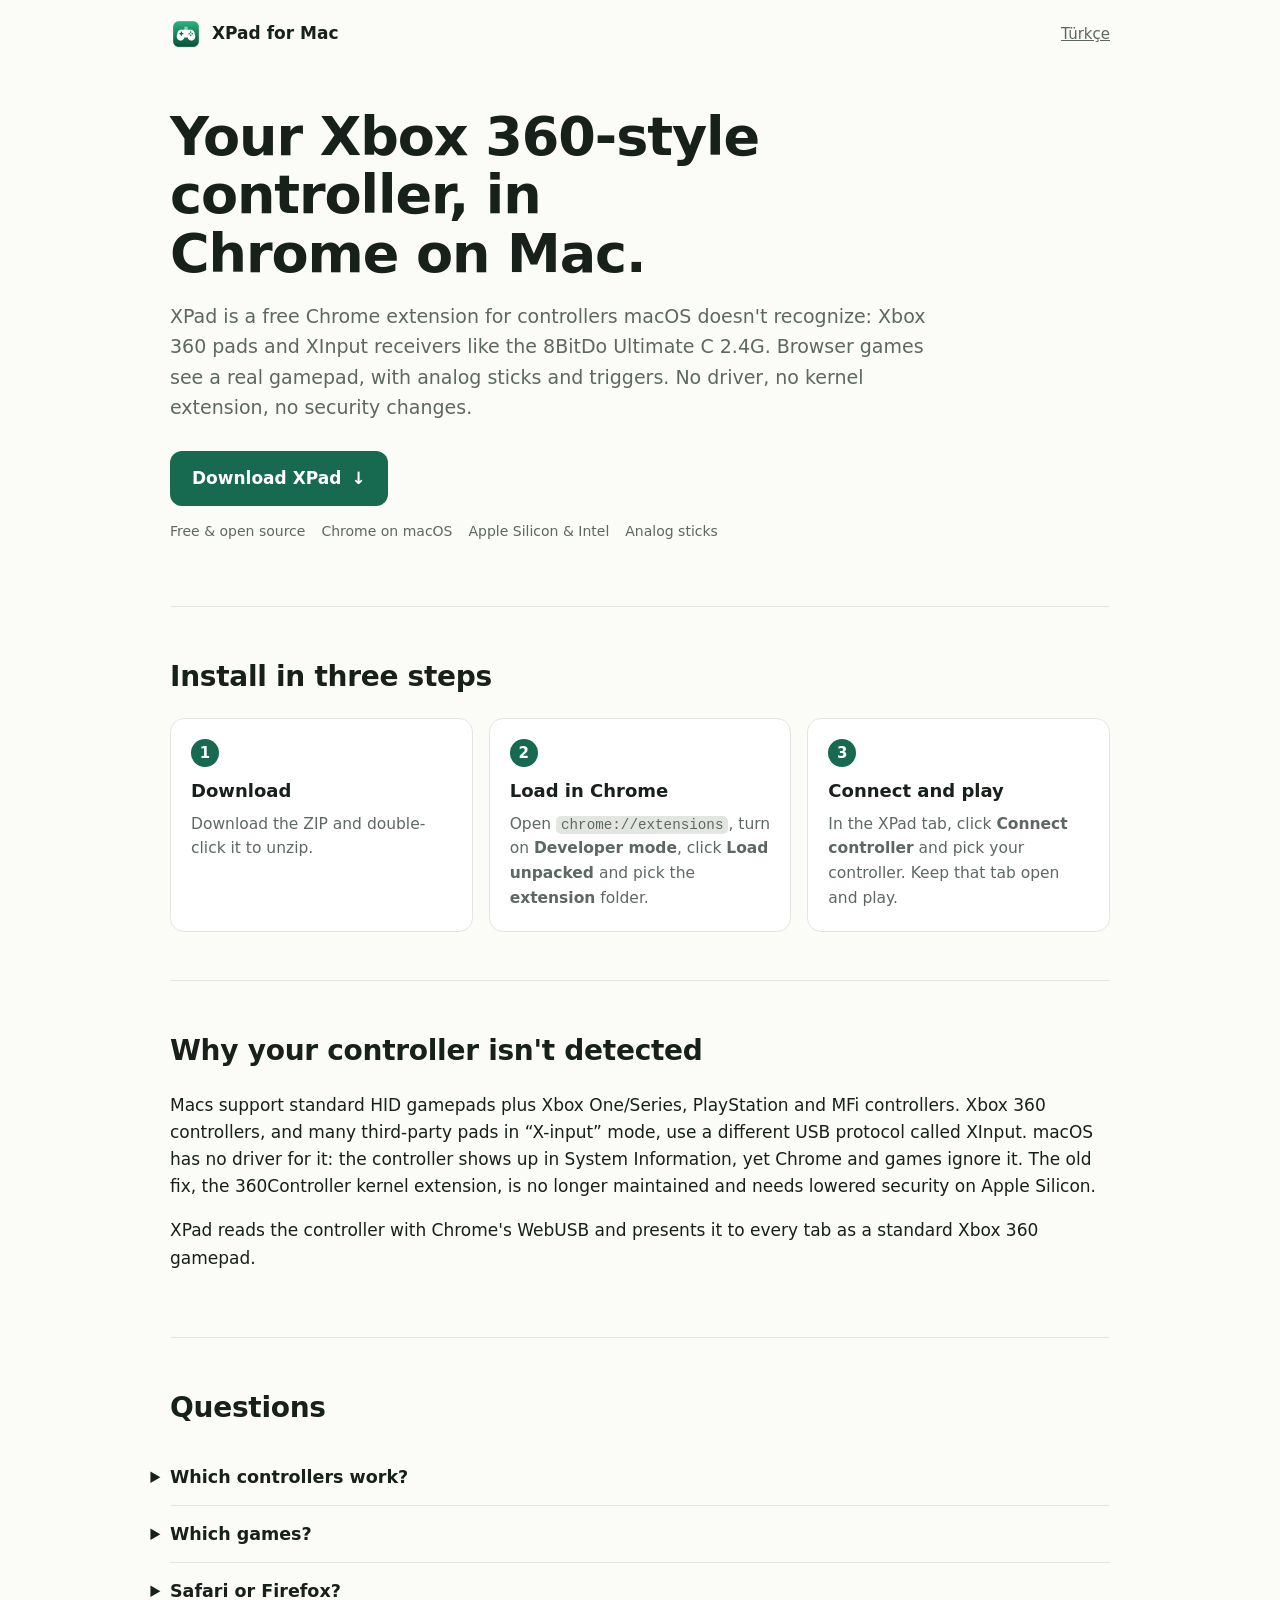
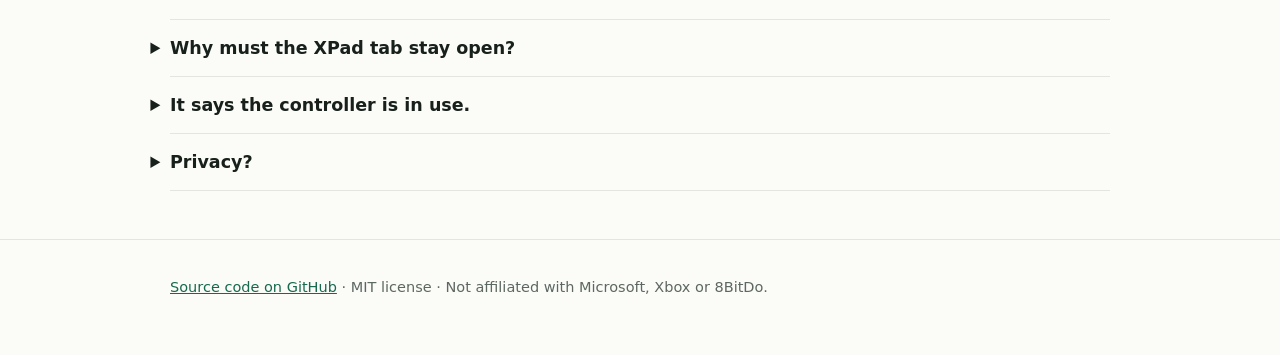
<file: docs/index.html>
<!doctype html>
<html lang="en">
<head>
<meta charset="utf-8">
<meta name="viewport" content="width=device-width, initial-scale=1">
<title>XPad for Mac – Use an Xbox 360 controller in Chrome on Mac (free)</title>
<meta name="description" content="XPad is a free Chrome extension that makes Xbox 360-style XInput controllers and receivers (like the 8BitDo Ultimate C 2.4G) work as a real analog gamepad in browser games on Mac. No driver, no kext.">
<link rel="canonical" href="https://ogskrrt.github.io/XPad-for-Mac/">
<link rel="alternate" hreflang="en" href="https://ogskrrt.github.io/XPad-for-Mac/">
<link rel="alternate" hreflang="tr" href="https://ogskrrt.github.io/XPad-for-Mac/tr/">
<link rel="alternate" hreflang="x-default" href="https://ogskrrt.github.io/XPad-for-Mac/">
<link rel="icon" type="image/png" href="img/icon-256.png">
<meta property="og:type" content="website">
<meta property="og:title" content="XPad – Xbox 360 controller in Chrome on Mac">
<meta property="og:description" content="Free Chrome extension: your Xbox 360-style controller as a real analog gamepad in browser games on Mac.">
<meta property="og:url" content="https://ogskrrt.github.io/XPad-for-Mac/">
<meta property="og:image" content="https://ogskrrt.github.io/XPad-for-Mac/img/icon-256.png">
<link rel="stylesheet" href="style.css">
<script type="application/ld+json">
{
  "@context": "https://schema.org",
  "@type": "SoftwareApplication",
  "name": "XPad for Mac",
  "description": "Free Chrome extension that makes Xbox 360-style (XInput) USB controllers and 2.4 GHz receivers work as a standard analog gamepad in browser games on macOS, using WebUSB. No driver or kernel extension.",
  "applicationCategory": "BrowserApplication",
  "operatingSystem": "macOS (Google Chrome)",
  "softwareVersion": "1.0.0",
  "license": "https://opensource.org/licenses/MIT",
  "isAccessibleForFree": true,
  "offers": { "@type": "Offer", "price": "0", "priceCurrency": "USD" },
  "downloadUrl": "https://github.com/OGskrrt/XPad-for-Mac/archive/refs/heads/main.zip",
  "codeRepository": "https://github.com/OGskrrt/XPad-for-Mac"
}
</script>
<script type="application/ld+json">
{
  "@context": "https://schema.org",
  "@type": "FAQPage",
  "mainEntity": [
    { "@type": "Question", "name": "Why doesn't my Xbox 360 controller work on Mac?",
      "acceptedAnswer": { "@type": "Answer", "text": "Xbox 360 controllers and many third-party pads in X-input mode use Microsoft's XInput USB protocol. macOS has no driver for it, so Chrome and games don't see the controller. XPad reads it with Chrome's WebUSB and shows it to web pages as a standard Xbox 360 gamepad." } },
    { "@type": "Question", "name": "Does XPad work on Apple Silicon Macs?",
      "acceptedAnswer": { "@type": "Answer", "text": "Yes. XPad is a Chrome extension and works on Apple Silicon (M1–M4) and Intel Macs. Nothing is installed into macOS." } },
    { "@type": "Question", "name": "Which controllers work with XPad?",
      "acceptedAnswer": { "@type": "Answer", "text": "USB controllers and receivers that use the Xbox 360 (XInput) protocol, such as wired Xbox 360 controllers and third-party pads in X-input mode. Tested with the 8BitDo Ultimate C 2.4G." } },
    { "@type": "Question", "name": "Does XPad work in Safari?",
      "acceptedAnswer": { "@type": "Answer", "text": "No. XPad needs WebUSB, which is available in Chrome and other Chromium browsers." } },
    { "@type": "Question", "name": "Is XPad free?",
      "acceptedAnswer": { "@type": "Answer", "text": "Yes. XPad is free and open source under the MIT license." } }
  ]
}
</script>
</head>
<body>
<div class="wrap">
  <header class="top">
    <a class="brand" href="./"><img src="img/icon-256.png" alt="" width="32" height="32">XPad for Mac</a>
    <a class="lang" href="tr/" hreflang="tr" lang="tr">Türkçe</a>
  </header>

  <main>
    <div class="hero solo">
      <div>
        <h1>Your Xbox 360‑style controller, in Chrome on Mac.</h1>
        <p class="lead">XPad is a free Chrome extension for controllers macOS doesn't recognize: Xbox 360 pads and XInput receivers like the 8BitDo Ultimate C 2.4G. Browser games see a real gamepad, with analog sticks and triggers. No driver, no kernel extension, no security changes.</p>
        <a class="cta" href="https://github.com/OGskrrt/XPad-for-Mac/archive/refs/heads/main.zip">Download XPad <span aria-hidden="true">↓</span></a>
        <ul class="facts">
          <li>Free &amp; open source</li><li>Chrome on macOS</li><li>Apple Silicon &amp; Intel</li><li>Analog sticks</li>
        </ul>
      </div>
    </div>

    <section aria-labelledby="install-h">
      <h2 id="install-h">Install in three steps</h2>
      <ol class="steps">
        <li><h3>Download</h3><p>Download the ZIP and double-click it to unzip.</p></li>
        <li><h3>Load in Chrome</h3><p>Open <code>chrome://extensions</code>, turn on <b>Developer mode</b>, click <b>Load unpacked</b> and pick the <b>extension</b> folder.</p></li>
        <li><h3>Connect and play</h3><p>In the XPad tab, click <b>Connect controller</b> and pick your controller. Keep that tab open and play.</p></li>
      </ol>
    </section>

    <section aria-labelledby="why-h">
      <h2 id="why-h">Why your controller isn't detected</h2>
      <p>Macs support standard HID gamepads plus Xbox One/Series, PlayStation and MFi controllers. Xbox 360 controllers, and many third-party pads in “X-input” mode, use a different USB protocol called XInput. macOS has no driver for it: the controller shows up in System Information, yet Chrome and games ignore it. The old fix, the 360Controller kernel extension, is no longer maintained and needs lowered security on Apple Silicon.</p>
      <p>XPad reads the controller with Chrome's WebUSB and presents it to every tab as a standard Xbox 360 gamepad.</p>
    </section>

    <section class="faq" aria-labelledby="faq-h">
      <h2 id="faq-h">Questions</h2>
      <details><summary>Which controllers work?</summary><p>USB controllers and receivers that use the Xbox 360 (XInput) protocol: wired Xbox 360 controllers and third-party pads in X-input mode. Tested with the 8BitDo Ultimate C 2.4G. Xbox One/Series, PlayStation and Switch Pro controllers already work in Chrome on macOS.</p></details>
      <details><summary>Which games?</summary><p>Any web game or cloud gaming site that uses the standard Gamepad API. Tested with nfsu2.xyz and hardwaretester.com.</p></details>
      <details><summary>Safari or Firefox?</summary><p>No, XPad needs WebUSB. Chrome and other Chromium browsers (Edge, Brave, Arc) work.</p></details>
      <details><summary>Why must the XPad tab stay open?</summary><p>Some sites block USB access in their own pages, so XPad reads the controller in its own tab and passes the input to your game tabs.</p></details>
      <details><summary>It says the controller is in use.</summary><p>Only one program can use a USB controller at a time. Close the other app or the second XPad tab.</p></details>
      <details><summary>Privacy?</summary><p>XPad has no network access and collects nothing.</p></details>
    </section>
  </main>
</div>
<footer>
  <div class="wrap">
    <a href="https://github.com/OGskrrt/XPad-for-Mac">Source code on GitHub</a> · MIT license · Not affiliated with Microsoft, Xbox or 8BitDo.
  </div>
</footer>
</body>
</html>
</file>
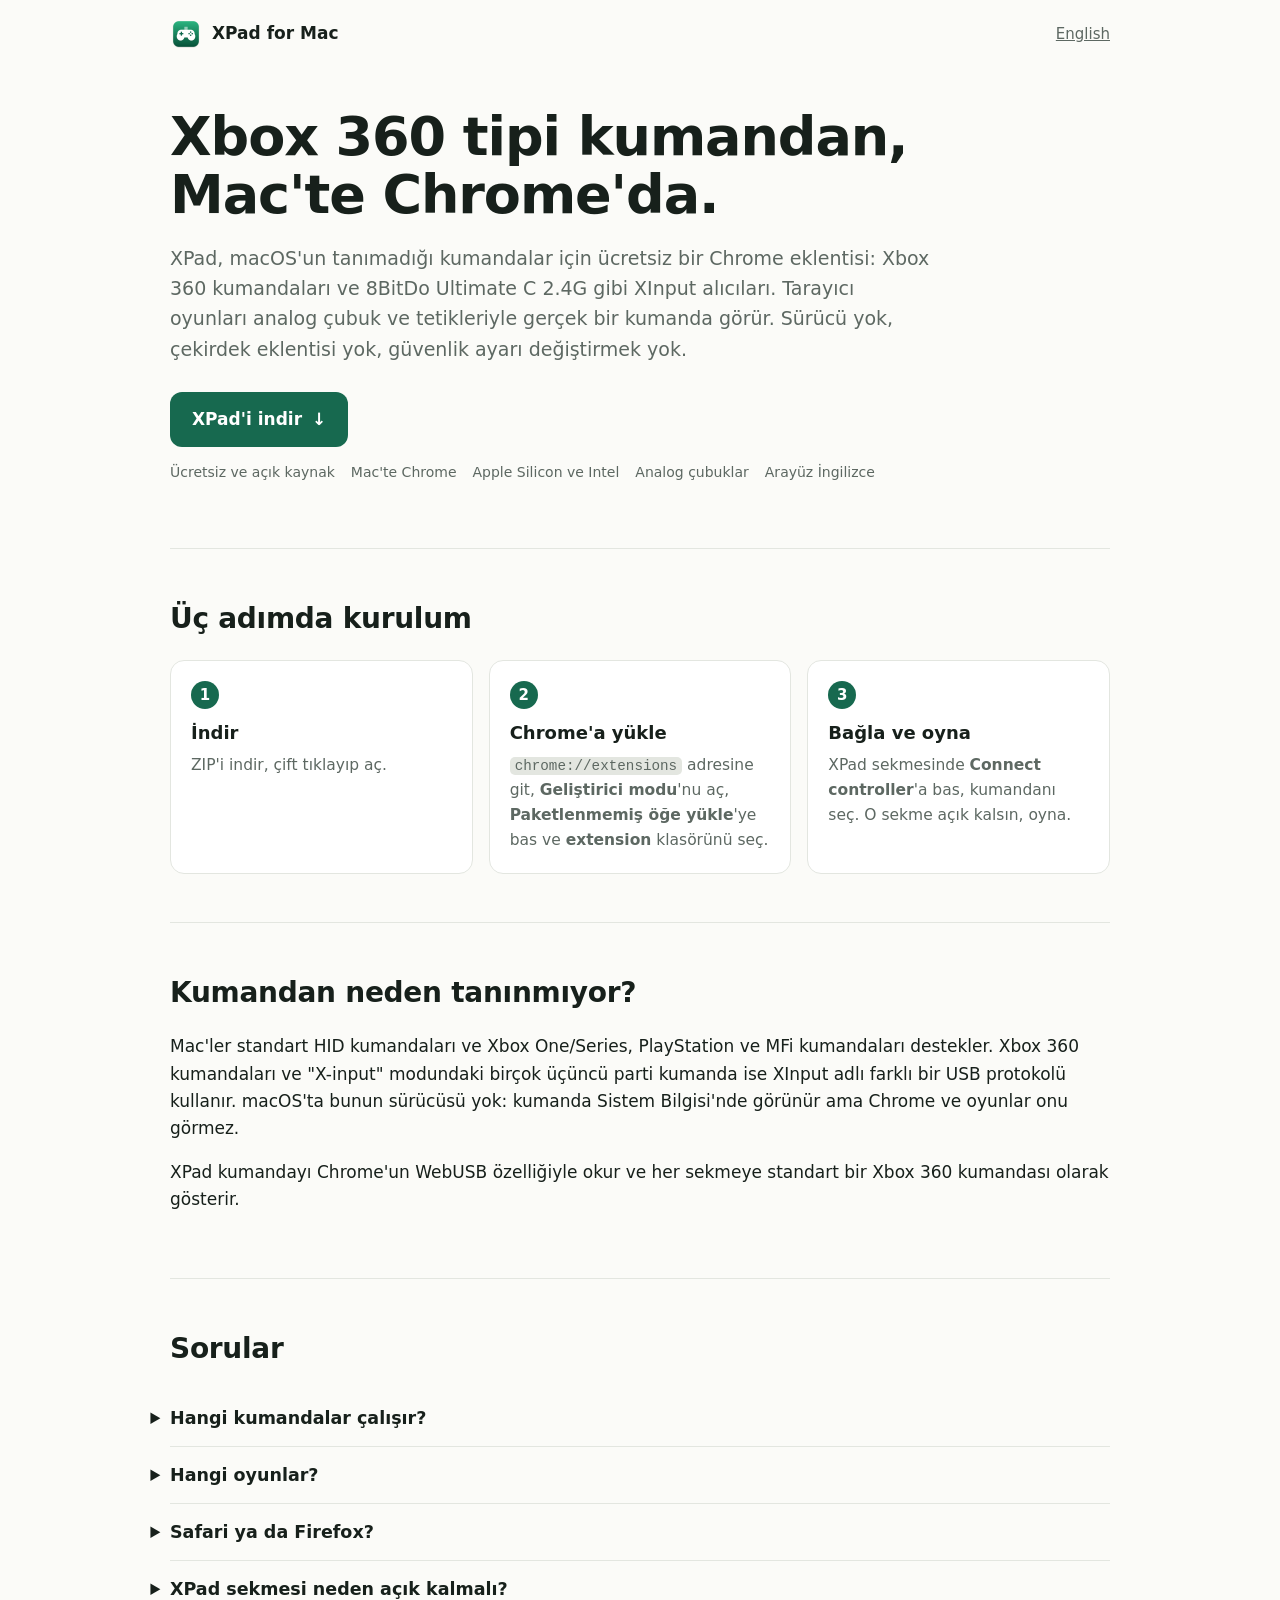
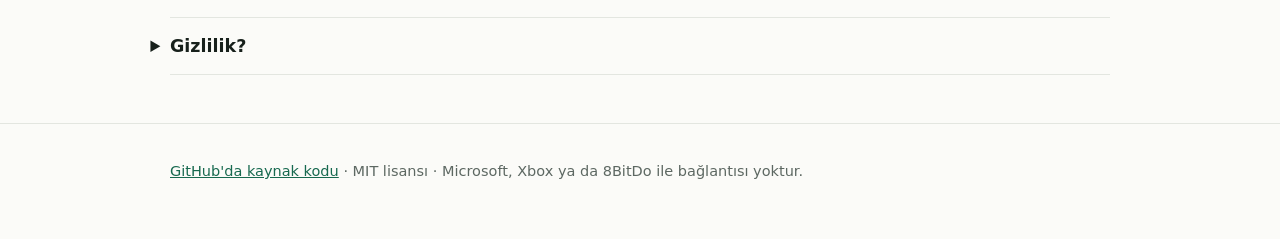
<file: docs/tr/index.html>
<!doctype html>
<html lang="tr">
<head>
<meta charset="utf-8">
<meta name="viewport" content="width=device-width, initial-scale=1">
<title>XPad for Mac – Xbox 360 kumandasını Mac'te Chrome'da kullan (ücretsiz)</title>
<meta name="description" content="XPad, Mac'in tanımadığı Xbox 360 tipi (XInput) kumandaları ve alıcıları (ör. 8BitDo Ultimate C 2.4G) tarayıcı oyunlarında gerçek, analog bir kumanda olarak çalıştıran ücretsiz bir Chrome eklentisi. Sürücü yok, kext yok.">
<link rel="canonical" href="https://ogskrrt.github.io/XPad-for-Mac/tr/">
<link rel="alternate" hreflang="en" href="https://ogskrrt.github.io/XPad-for-Mac/">
<link rel="alternate" hreflang="tr" href="https://ogskrrt.github.io/XPad-for-Mac/tr/">
<link rel="alternate" hreflang="x-default" href="https://ogskrrt.github.io/XPad-for-Mac/">
<link rel="icon" type="image/png" href="../img/icon-256.png">
<meta property="og:type" content="website">
<meta property="og:title" content="XPad – Xbox 360 kumandası Mac'te Chrome'da">
<meta property="og:description" content="Ücretsiz Chrome eklentisi: Xbox 360 tipi kumandan, Mac'te tarayıcı oyunlarında gerçek analog kumanda.">
<meta property="og:url" content="https://ogskrrt.github.io/XPad-for-Mac/tr/">
<meta property="og:image" content="https://ogskrrt.github.io/XPad-for-Mac/img/icon-256.png">
<meta property="og:locale" content="tr_TR">
<link rel="stylesheet" href="../style.css">
<script type="application/ld+json">
{
  "@context": "https://schema.org",
  "@type": "FAQPage",
  "inLanguage": "tr",
  "mainEntity": [
    { "@type": "Question", "name": "Xbox 360 kumandam Mac'te neden çalışmıyor?",
      "acceptedAnswer": { "@type": "Answer", "text": "Xbox 360 kumandaları ve X-input modundaki birçok üçüncü parti kumanda Microsoft'un XInput USB protokolünü kullanır. macOS'ta bunun sürücüsü yoktur; Chrome ve oyunlar kumandayı görmez. XPad kumandayı Chrome'un WebUSB özelliğiyle okur ve sayfalara standart bir Xbox 360 kumandası olarak gösterir." } },
    { "@type": "Question", "name": "XPad M çipli Mac'te çalışır mı?",
      "acceptedAnswer": { "@type": "Answer", "text": "Evet. XPad bir Chrome eklentisidir; M1–M4 ve Intel Mac'lerde çalışır. macOS'a hiçbir şey kurulmaz." } },
    { "@type": "Question", "name": "XPad Safari'de çalışır mı?",
      "acceptedAnswer": { "@type": "Answer", "text": "Hayır. XPad WebUSB gerektirir; Chrome ve diğer Chromium tarayıcılarda çalışır." } },
    { "@type": "Question", "name": "XPad ücretsiz mi?",
      "acceptedAnswer": { "@type": "Answer", "text": "Evet. XPad ücretsiz ve MIT lisanslı açık kaynaktır." } }
  ]
}
</script>
</head>
<body>
<div class="wrap">
  <header class="top">
    <a class="brand" href="./"><img src="../img/icon-256.png" alt="" width="32" height="32">XPad for Mac</a>
    <a class="lang" href="../" hreflang="en" lang="en">English</a>
  </header>

  <main>
    <div class="hero solo">
      <div>
        <h1>Xbox 360 tipi kumandan, Mac'te Chrome'da.</h1>
        <p class="lead">XPad, macOS'un tanımadığı kumandalar için ücretsiz bir Chrome eklentisi: Xbox 360 kumandaları ve 8BitDo Ultimate C 2.4G gibi XInput alıcıları. Tarayıcı oyunları analog çubuk ve tetikleriyle gerçek bir kumanda görür. Sürücü yok, çekirdek eklentisi yok, güvenlik ayarı değiştirmek yok.</p>
        <a class="cta" href="https://github.com/OGskrrt/XPad-for-Mac/archive/refs/heads/main.zip">XPad'i indir <span aria-hidden="true">↓</span></a>
        <ul class="facts">
          <li>Ücretsiz ve açık kaynak</li><li>Mac'te Chrome</li><li>Apple Silicon ve Intel</li><li>Analog çubuklar</li><li>Arayüz İngilizce</li>
        </ul>
      </div>
    </div>

    <section aria-labelledby="install-h">
      <h2 id="install-h">Üç adımda kurulum</h2>
      <ol class="steps">
        <li><h3>İndir</h3><p>ZIP'i indir, çift tıklayıp aç.</p></li>
        <li><h3>Chrome'a yükle</h3><p><code>chrome://extensions</code> adresine git, <b>Geliştirici modu</b>'nu aç, <b>Paketlenmemiş öğe yükle</b>'ye bas ve <b>extension</b> klasörünü seç.</p></li>
        <li><h3>Bağla ve oyna</h3><p>XPad sekmesinde <b>Connect controller</b>'a bas, kumandanı seç. O sekme açık kalsın, oyna.</p></li>
      </ol>
    </section>

    <section aria-labelledby="why-h">
      <h2 id="why-h">Kumandan neden tanınmıyor?</h2>
      <p>Mac'ler standart HID kumandaları ve Xbox One/Series, PlayStation ve MFi kumandaları destekler. Xbox 360 kumandaları ve "X-input" modundaki birçok üçüncü parti kumanda ise XInput adlı farklı bir USB protokolü kullanır. macOS'ta bunun sürücüsü yok: kumanda Sistem Bilgisi'nde görünür ama Chrome ve oyunlar onu görmez.</p>
      <p>XPad kumandayı Chrome'un WebUSB özelliğiyle okur ve her sekmeye standart bir Xbox 360 kumandası olarak gösterir.</p>
    </section>

    <section class="faq" aria-labelledby="faq-h">
      <h2 id="faq-h">Sorular</h2>
      <details><summary>Hangi kumandalar çalışır?</summary><p>Xbox 360 (XInput) protokolünü kullanan USB kumandalar ve alıcılar. 8BitDo Ultimate C 2.4G ile test edildi. Xbox One/Series, PlayStation ve Switch Pro kumandaları Mac'te Chrome'da zaten çalışıyor.</p></details>
      <details><summary>Hangi oyunlar?</summary><p>Standart Gamepad API'yi kullanan her tarayıcı oyunu ve bulut oyun sitesi. nfsu2.xyz ve hardwaretester.com ile test edildi.</p></details>
      <details><summary>Safari ya da Firefox?</summary><p>Hayır, XPad WebUSB gerektirir. Chrome ve diğer Chromium tarayıcılar (Edge, Brave, Arc) çalışır.</p></details>
      <details><summary>XPad sekmesi neden açık kalmalı?</summary><p>Bazı siteler kendi sayfalarında USB erişimini kapatıyor; XPad kumandayı kendi sekmesinde okuyup oyun sekmelerine aktarıyor.</p></details>
      <details><summary>Gizlilik?</summary><p>XPad internete bağlanmaz, veri toplamaz.</p></details>
    </section>
  </main>
</div>
<footer>
  <div class="wrap">
    <a href="https://github.com/OGskrrt/XPad-for-Mac">GitHub'da kaynak kodu</a> · MIT lisansı · Microsoft, Xbox ya da 8BitDo ile bağlantısı yoktur.
  </div>
</footer>
</body>
</html>
</file>
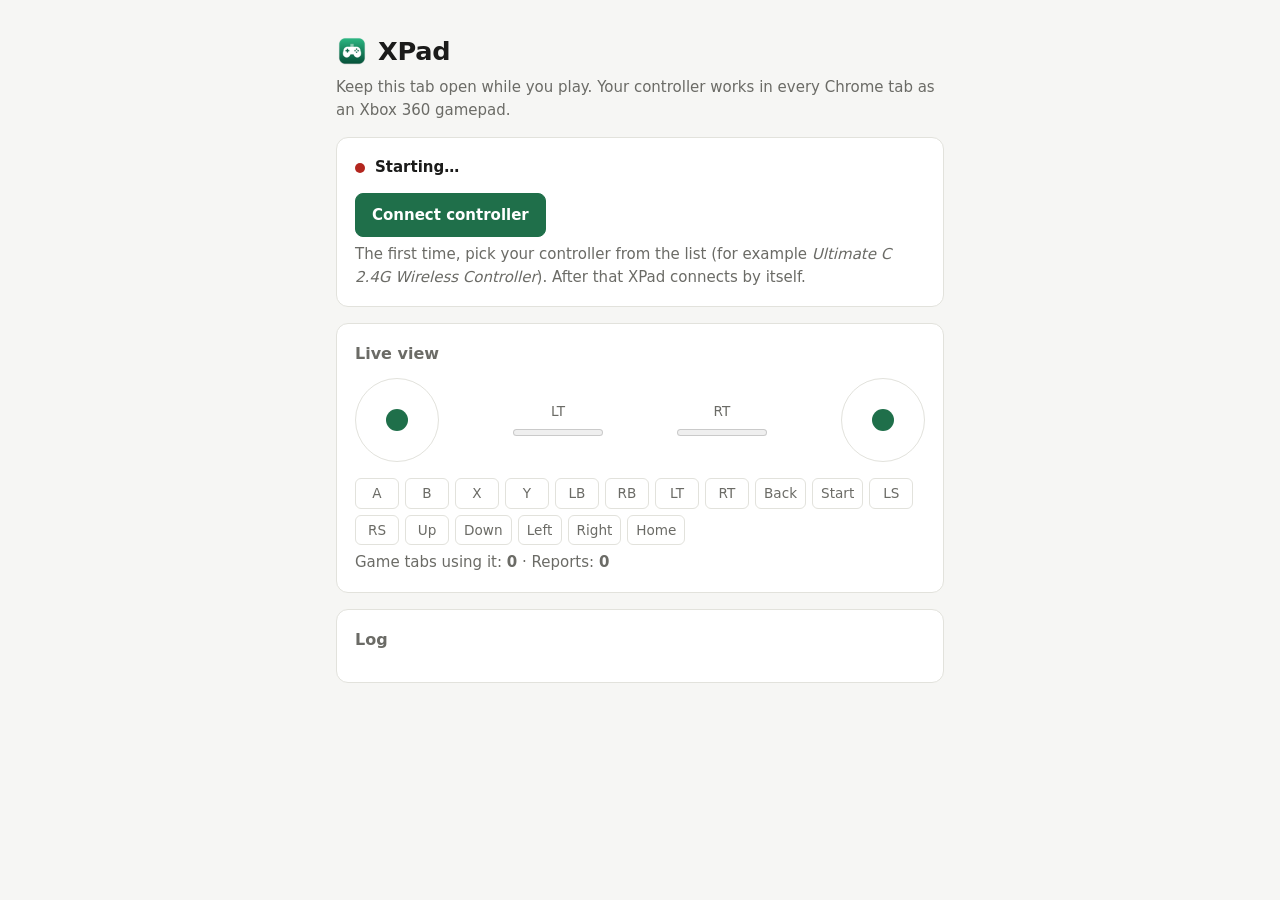
<file: extension/bridge.html>
<!doctype html>
<html lang="en">
<head>
  <meta charset="utf-8">
  <meta name="viewport" content="width=device-width, initial-scale=1">
  <title>XPad</title>
  <link rel="icon" href="icons/icon-32.png">
  <link rel="stylesheet" href="bridge.css">
</head>
<body>
  <main>
    <header>
      <h1><img src="icons/icon-48.png" alt="" width="32" height="32"> XPad</h1>
      <p class="sub">Keep this tab open while you play. Your controller works in every Chrome tab as an Xbox 360 gamepad.</p>
    </header>

    <section class="card">
      <div class="row">
        <span id="dot" class="dot" aria-hidden="true"></span>
        <strong id="status">Starting…</strong>
      </div>
      <button id="connect" type="button">Connect controller</button>
      <p class="hint">The first time, pick your controller from the list (for example <em>Ultimate C 2.4G Wireless Controller</em>). After that XPad connects by itself.</p>
    </section>

    <section class="card">
      <h2>Live view</h2>
      <div class="sticks">
        <div class="stick" aria-label="Left stick"><span id="ls" class="knob"></span></div>
        <div class="trig"><span>LT</span><meter id="lt" min="0" max="1" value="0"></meter></div>
        <div class="trig"><span>RT</span><meter id="rt" min="0" max="1" value="0"></meter></div>
        <div class="stick" aria-label="Right stick"><span id="rs" class="knob"></span></div>
      </div>
      <ul id="buttons" class="buttons"></ul>
      <p class="meta">Game tabs using it: <strong id="tabs">0</strong> · Reports: <strong id="count">0</strong></p>
    </section>

    <section class="card">
      <h2>Log</h2>
      <pre id="log"></pre>
    </section>
  </main>
  <script src="xinput-core.js"></script>
  <script src="bridge.js"></script>
</body>
</html>
</file>
<file: docs/style.css>
:root {
  --bg: #fbfbf8;
  --text: #17201b;
  --muted: #5d6862;
  --line: #e3e6e0;
  --card: #ffffff;
  --brand: #17694f;
  --brand-2: #2fb37f;
  --on-brand: #ffffff;
  color-scheme: light dark;
}
@media (prefers-color-scheme: dark) {
  :root {
    --bg: #0f1412;
    --text: #e8ece9;
    --muted: #9aa6a0;
    --line: #26302b;
    --card: #161d1a;
    --brand: #2fb37f;
    --brand-2: #5fd3a2;
    --on-brand: #06140e;
  }
}
* { box-sizing: border-box; }
html { -webkit-text-size-adjust: 100%; }
body {
  margin: 0;
  background: var(--bg);
  color: var(--text);
  font: 17px/1.6 -apple-system, BlinkMacSystemFont, "SF Pro Text", "Segoe UI", system-ui, sans-serif;
}
a { color: var(--brand); }
.wrap { max-width: 980px; margin: 0 auto; padding: 0 20px; }
header.top { display: flex; align-items: center; justify-content: space-between; padding: 18px 0; }
.brand { display: flex; align-items: center; gap: 10px; font-weight: 700; color: var(--text); text-decoration: none; }
.brand img { width: 32px; height: 32px; }
.lang { font-size: 15px; color: var(--muted); }

.hero { display: grid; grid-template-columns: 1.15fr 0.85fr; gap: 48px; align-items: center; padding: 40px 0 64px; }
.hero h1 { font-size: clamp(34px, 5vw, 54px); line-height: 1.08; letter-spacing: -0.02em; margin: 0 0 18px; text-wrap: balance; }
.hero p.lead { font-size: 19px; color: var(--muted); margin: 0 0 28px; text-wrap: pretty; }
.cta { display: inline-flex; align-items: center; gap: 10px; background: var(--brand); color: var(--on-brand); text-decoration: none;
  font-weight: 650; padding: 14px 22px; border-radius: 12px; font-size: 17px; }
.cta:hover { filter: brightness(1.06); }
.cta:focus-visible { outline: 3px solid var(--brand-2); outline-offset: 3px; }
.facts { margin: 14px 0 0; padding: 0; list-style: none; display: flex; flex-wrap: wrap; gap: 6px 16px; color: var(--muted); font-size: 14px; }
.shot { justify-self: center; }
.shot img { width: 300px; max-width: 100%; height: auto; border-radius: 14px; border: 1px solid var(--line);
  box-shadow: 0 24px 60px -24px rgba(10, 40, 28, 0.35); }

section { padding: 48px 0; border-top: 1px solid var(--line); }
section h2 { font-size: 28px; letter-spacing: -0.01em; margin: 0 0 18px; }
.steps { counter-reset: s; list-style: none; margin: 0; padding: 0; display: grid; grid-template-columns: repeat(3, 1fr); gap: 16px; }
.steps li { counter-increment: s; background: var(--card); border: 1px solid var(--line); border-radius: 14px; padding: 20px; }
.steps li::before { content: counter(s); display: inline-grid; place-items: center; width: 28px; height: 28px; border-radius: 50%;
  background: var(--brand); color: var(--on-brand); font-weight: 700; font-size: 15px; margin-bottom: 10px; }
.steps h3 { margin: 0 0 6px; font-size: 18px; }
.steps p { margin: 0; color: var(--muted); font-size: 15.5px; }

table { width: 100%; border-collapse: collapse; font-size: 15.5px; }
th, td { text-align: left; vertical-align: top; padding: 12px 10px; border-bottom: 1px solid var(--line); }
th { color: var(--muted); font-weight: 600; font-size: 14px; }
.table-scroll { overflow-x: auto; }

.faq details { border-bottom: 1px solid var(--line); padding: 14px 0; }
.faq summary { cursor: pointer; font-weight: 650; font-size: 17.5px; list-style-position: outside; }
.faq details p { color: var(--muted); margin: 10px 0 2px; }

footer { padding: 36px 0 56px; color: var(--muted); font-size: 14.5px; border-top: 1px solid var(--line); }

@media (max-width: 760px) {
  .hero { grid-template-columns: 1fr; gap: 28px; padding-top: 16px; }
  .steps { grid-template-columns: 1fr; }
}

.hero.solo { grid-template-columns: 1fr; max-width: 760px; }
code { font-size: 0.92em; background: var(--line); padding: 1px 5px; border-radius: 5px; }
</file>
<file: extension/bridge.css>
:root {
  color-scheme: light dark;
  --bg: #f6f6f4;
  --card: #ffffff;
  --text: #1b1b1a;
  --muted: #6b6b66;
  --line: #e2e2dc;
  --accent: #1f6f4a;
  --on: #1f6f4a;
  --off: #b3261e;
}
@media (prefers-color-scheme: dark) {
  :root {
    --bg: #141413;
    --card: #1e1e1c;
    --text: #ecebe6;
    --muted: #9a9993;
    --line: #33332f;
    --accent: #5fbf8f;
    --on: #5fbf8f;
    --off: #f2766b;
  }
}
* { box-sizing: border-box; }
body {
  margin: 0;
  background: var(--bg);
  color: var(--text);
  font: 15px/1.5 system-ui, -apple-system, "Segoe UI", sans-serif;
}
main { max-width: 640px; margin: 0 auto; padding: 32px 16px 48px; display: grid; gap: 16px; }
h1 { margin: 0; font-size: 1.6rem; letter-spacing: -0.01em; }
h2 { margin: 0 0 12px; font-size: 1rem; color: var(--muted); font-weight: 600; }
.sub, .hint, .meta { color: var(--muted); margin: 6px 0 0; }
.card { background: var(--card); border: 1px solid var(--line); border-radius: 12px; padding: 18px; }
.row { display: flex; align-items: center; gap: 10px; margin-bottom: 14px; }
.dot { width: 10px; height: 10px; border-radius: 50%; background: var(--off); flex: none; }
.dot.on { background: var(--on); }
button {
  font: inherit; font-weight: 600; padding: 10px 16px; border-radius: 8px; cursor: pointer;
  border: 1px solid var(--accent); background: var(--accent); color: var(--card);
}
button:focus-visible { outline: 2px solid var(--accent); outline-offset: 2px; }
.sticks { display: flex; align-items: center; justify-content: space-between; gap: 12px; flex-wrap: wrap; }
.stick { position: relative; width: 84px; height: 84px; border-radius: 50%; border: 1px solid var(--line); }
.knob {
  position: absolute; left: 50%; top: 50%; width: 22px; height: 22px; margin: -11px 0 0 -11px;
  border-radius: 50%; background: var(--accent); transform: translate(0, 0);
}
.trig { display: grid; gap: 4px; text-align: center; color: var(--muted); font-size: 0.85rem; }
meter { width: 90px; }
.buttons { list-style: none; padding: 0; margin: 16px 0 0; display: flex; flex-wrap: wrap; gap: 6px; }
.buttons li {
  min-width: 44px; padding: 4px 8px; text-align: center; border-radius: 6px;
  border: 1px solid var(--line); color: var(--muted); font-size: 0.85rem; font-variant-numeric: tabular-nums;
}
.buttons li.on { background: var(--accent); border-color: var(--accent); color: var(--card); }
pre {
  margin: 0; max-height: 160px; overflow: auto; font-size: 0.8rem; color: var(--muted);
  white-space: pre-wrap; word-break: break-word;
}
h1 { display: flex; align-items: center; gap: 10px; }
h1 img { border-radius: 7px; }
</file>
